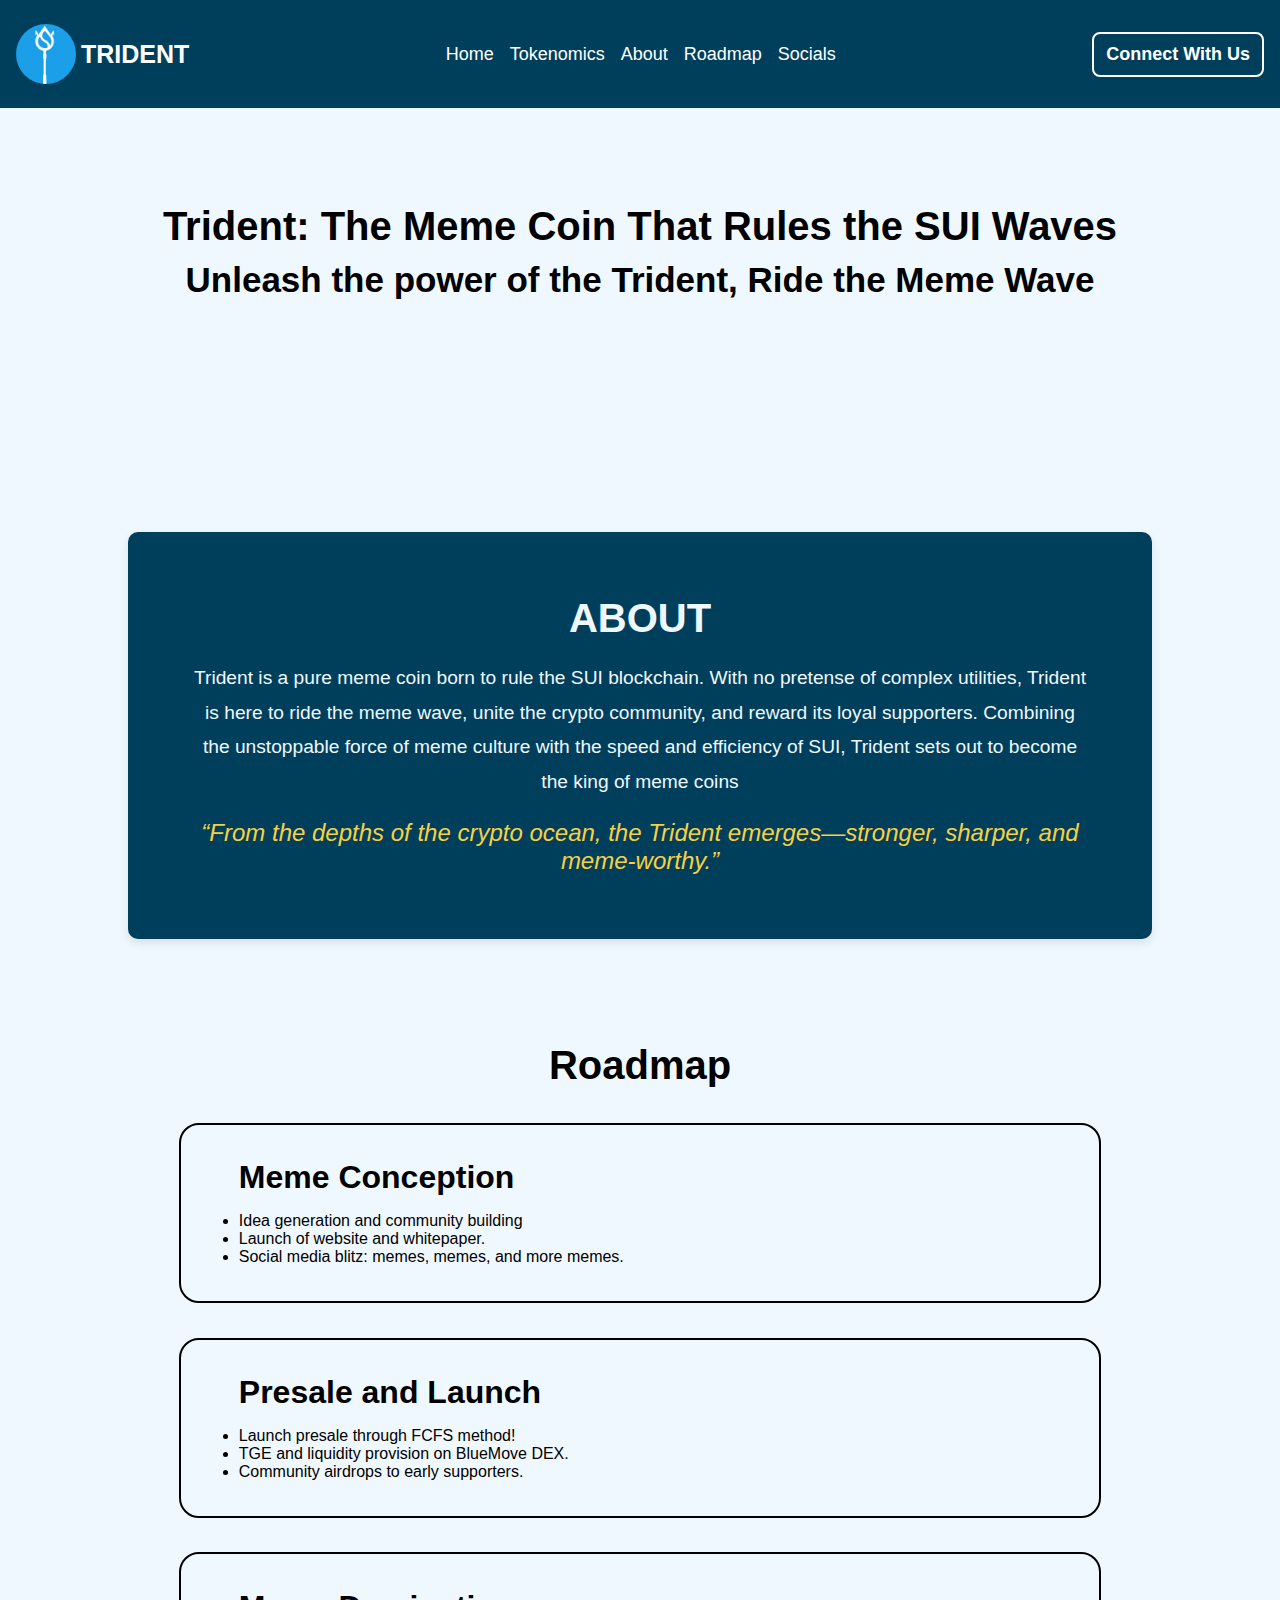
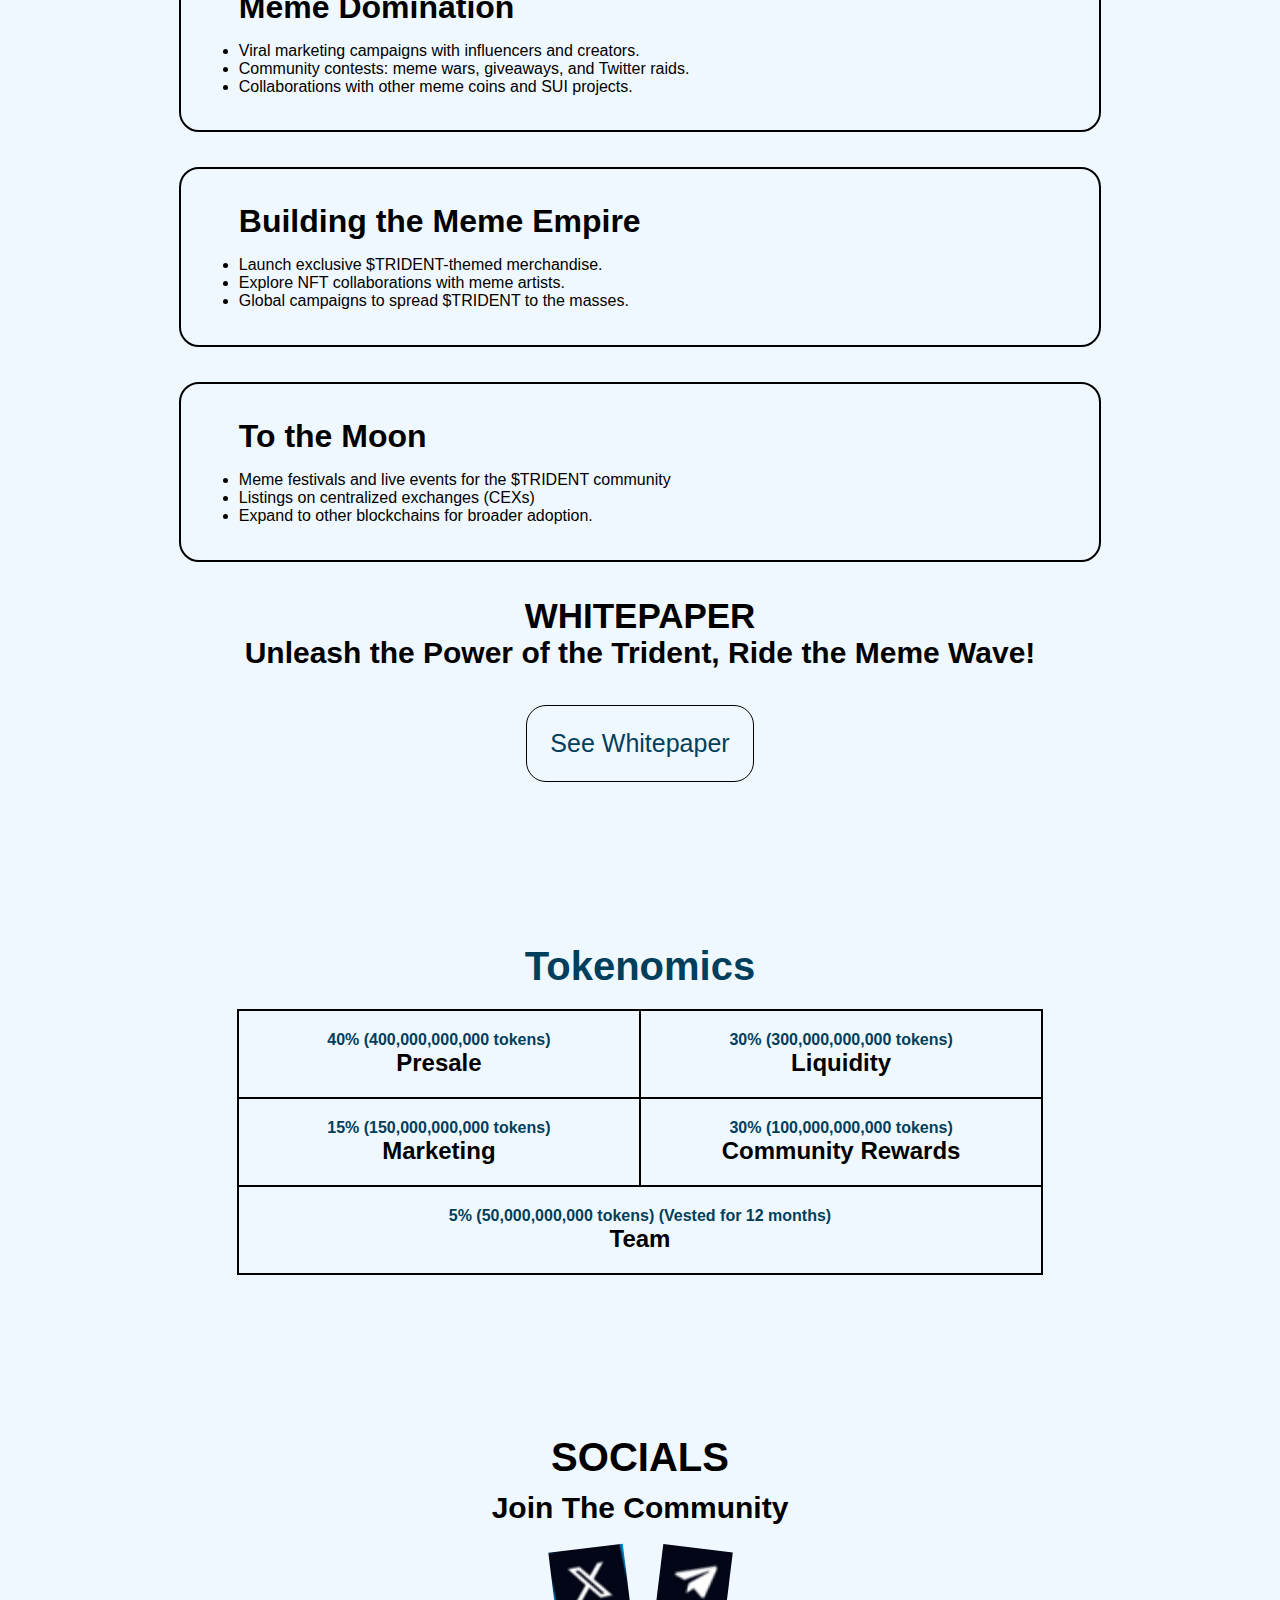
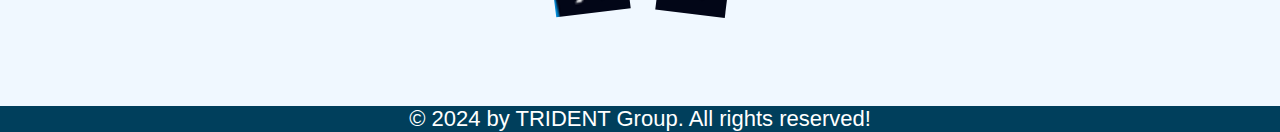
<file: index.html>
<!DOCTYPE html>
<html lang="en">
<head>
    <meta charset="UTF-8">
    <meta name="viewport" content="width=device-width, initial-scale=1.0">
    <title>TRIDENT</title>
    <link rel="stylesheet" href="index.css">
</head>
<body>
    <main>
        <header>
            <div class="logo">
              <img id="navimg" src="trident1.jpg" alt="logo" />
              <a href="/">TRIDENT</a>
            </div>
      
            <nav>
              <a href="#home">Home</a>
              <a href="#tokenomics">Tokenomics</a>
              <a href="#about">About</a>
              <a href="#roadmap">Roadmap</a>
              <a href="#socials">Socials</a>
            </nav>
            <a href="https://t.me/tridentsui">
              <div class="extra-nav">
                <button>Connect With Us</button>
              </div>
            </a>
          
      
            <div id="menu" class="hamburger-menu">
              <svg
                width="35px"
                height="35px"
                viewBox="0 0 24 24"
                fill="none"
                xmlns="http://www.w3.org/2000/svg"
              >
                <path
                  d="M4 18L20 18"
                  stroke="#ffffff"
                  stroke-width="2"
                  stroke-linecap="round"
                />
                <path
                  d="M4 12L20 12"
                  stroke="#ffffff"
                  stroke-width="2"
                  stroke-linecap="round"
                />
                <path
                  d="M4 6L20 6"
                  stroke="#ffffff"
                  stroke-width="2"
                  stroke-linecap="round"
                />
              </svg>
            </div>
      
            <!-- Mobile Nav -->
            <div id="nav-mobile" class="mobile-nav">
              <div id="close-mobile" class="close">
                <svg
                  width="800px"
                  height="800px"
                  viewBox="0 0 32 32"
                  xmlns="http://www.w3.org/2000/svg"
                >
                  <defs>
                    <style>
                      .cls-1 {
                        fill: none;
                        stroke: #ffffff;
                        stroke-linecap: round;
                        stroke-linejoin: round;
                        stroke-width: 2px;
                      }
                    </style>
                  </defs>
      
                  <title />
      
                  <g id="cross">
                    <line class="cls-1" x1="7" x2="25" y1="7" y2="25" />
      
                    <line class="cls-1" x1="7" x2="25" y1="25" y2="7" />
                  </g>
                </svg>
              </div>
              <ul>
                <li><a class="nav-link" href="#home">Home</a></li>
                <li><a class="nav-link" href="#tokenomics">Tokenomics</a></li>
                <li><a class="nav-link" href="#about">About</a></li>      
                <li><a class="nav-link" href="#roadmap">Roadmap</a></li>
                <li><a class="nav-link" href="#socials">Socials</a></li>
              </ul>
            </div>
          </header>
          <section id="home" class="home">
            <h1 class="home-text"> Trident: The Meme Coin That Rules the SUI Waves</h1>
            <h2 class="home-text2"> Unleash the power of the Trident, Ride the Meme Wave</h2>
            <!-- <img class="home-img" src="trident2.jpg" alt=""> -->
        </section>
        <section id="about" class="about">
          <h1>About</h1>
          <p>
              Trident is a pure meme coin born to rule the SUI blockchain. With no pretense of complex utilities, 
Trident is here to ride the meme wave, unite the crypto community, and reward its loyal supporters. 
Combining the unstoppable force of meme culture with the speed and efficiency of SUI, Trident sets 
out to become the king of meme coins
          </p>
          <i>“From the depths of the crypto ocean, the Trident emerges—stronger, sharper, and meme-worthy.”</i>
      </section>
        
        <section id="roadmap" class="roadmap">
            <h1 class="roadmap-header">Roadmap</h1>
            <div class="phase1">
                <h1>Meme Conception</h1>
                <ul>
                    <li>Idea generation and community building</li>
                    <li>Launch of website and whitepaper.</li>
                    <li>Social media blitz: memes, memes, and more memes.</li>       
                </ul>
            </div>
            <div class="phase2">
                <h1>Presale and Launch</h1>
                <ul>
                    <li>Launch presale through FCFS method!</li>
                    <li>TGE and liquidity provision on BlueMove DEX.</li>
                    <li>Community airdrops to early supporters.</li>       
                </ul>
            </div>
            <div class="phase3">
                <h1> Meme Domination </h1>
                <ul>
                    <li>Viral marketing campaigns with influencers and creators.</li>
                    <li>Community contests: meme wars, giveaways, and Twitter raids.</li>
                    <li>Collaborations with other meme coins and SUI projects.</li>       
                </ul>
            </div>
            <div class="phase4">
                <h1> Building the Meme Empire </h1>
                <ul>
                    <li>Launch exclusive $TRIDENT-themed merchandise.</li>
                    <li>Explore NFT collaborations with meme artists.</li>
                    <li>Global campaigns to spread $TRIDENT to the masses.</li>       
                </ul>
            </div>
            <div class="phase5">
                <h1>To the Moon</h1>
                <ul>
                    <li>Meme festivals and live events for the $TRIDENT community</li>
                    <li>Listings on centralized exchanges (CEXs)</li>
                    <li>Expand to other blockchains for broader adoption.</li>       
                </ul>
            </div>
            <div class="whitepaper">
                <h1>WHITEPAPER</h1>
                <h2>Unleash the Power of the Trident, Ride the Meme Wave!</h2>
              <a href="whitepaper.html">
                <div class="whitepaper-btn">See Whitepaper</div>
              </a>
        
            </div>
            <!-- <div class="whitepaper">
                <h1>What Makes Trident Unique?</h1>
                <ul>
                <li><b>Community-Driven</b>: The Trident army controls the wave. Governance polls and rewards 
                    ensure active community participation.</li>
                <li> <b>Marketing First, Always</b> Trident will break the internet with viral campaigns and meme 
                    partnerships.</li>
                    <li> <b>SUI-Powered</b>: Fast transactions, low fees, and an eco-friendly blockchain</li>
                    <li> <b>Pure Fun</b>: No pretensions, no over-complications—just memes, hype, and community 
                        rewards.</li>
                </ul>
                </div>
            <div class="whitepaper">
                <h1>Marketing Strategy
                </h1>
                <ul>
                <li><b>Memes as the Core</b>: Viral, relatable memes to dominate crypto social media.</li>
                <li> <b>Collaborations with Influencers</b> : Leverage influencers in the crypto, gaming, and humor 
                    niches.
                    </li>
                    <li> <b>Community-Driven Campaigns</b>: Empower the community to spread the word with 
                        rewards and incentives.</li>
                    <li> <b>NFT Merchandising</b>: Limited-edition NFTs featuring meme-worthy Trident designs.
                    </li>
                </ul>
                </div>
            <div class="whitepaper">
                <h1>Presale Details</h1>
                <ul>
                <li><b>Phase 1(first 20 presale participants)</b>:Early access to the $TRIDENT wave at the lowest 
                    price.
                    </li>
                <li> <b>Phase 2</b>: Second chance to get $TRIDENT before the full launch.</li>
                    <li> <b>Perks</b>: Exclusive airdrop NFTs for presale participants.
                        .</li>
                </ul>
                </div>
                <div class="conclusion">
                    <h1>Conclusion</h1>
                    <p>Trident isn’t just a coin; it’s a movement. Whether you’re in it for the memes, the community, or the 
                        moonshot, Trident is the wave you don’t want to miss.
                        </p>
                    <p>
                        Let me know if you’d like visuals for the presale campaign, a website mockup, or social media 
content tailored to Trident as a meme coin!
                    </p>
                </div> -->
        </section>
        <section id="tokenomics" class="tokenomics">
            <h1>Tokenomics</h1>
            <table>
                <tr>
                    <td>
                        <p class="percent">40% (400,000,000,000 tokens)</p>
                        <h2 class="table-text">Presale</h2>
                    </td>
                    <td>
                        <p class="percent">30% (300,000,000,000 tokens)</p>
                        <h2 class="table-text">Liquidity</h2>
                    </td>
                </tr>
                <tr>
                    <td>
                        <p class="percent">15% (150,000,000,000 tokens)</p>
                        <h2 class="table-text">Marketing</h2>
                    </td>
                    <td>
                        <p class="percent">30% (100,000,000,000 tokens)
                        </p>
                        <h2 class="table-text">Community Rewards</h2>
                    </td>
                </tr>
                <tr>
                    <td colspan="2">
                        <p class="percent">5%  (50,000,000,000 tokens) (Vested for 12 months) </p>
                        <h2 class="table-text">Team</h2>
                    </td>
                </tr>
            </table>
        </section>
       
        <section id="socials" class="socials">
          <div class="social-text">
              <h1>SOCIALS</h1>
              <h2>Join The Community</h2>
          </div>
          <div class="social-container">
             
              <a href="https://x.com/tridentsui">
                  <img class="social-x" src="git x.PNG" alt="">
              </a>
              <a href="https://t.me/tridentsui">
                  <img class="social-tg" src="git tg.PNG" alt="">
              </a>
          </div>
         
      </section>
      <footer>
          <p>© 2024 by TRIDENT Group. All rights reserved!</p>
      </footer>
    </main>
</body>
</html>
<script>

  const menu = document.getElementById("menu");
  const closeButton = document.getElementById("close-mobile");
  const nav = document.getElementById("nav-mobile");
  const navLink = document.querySelectorAll(".nav-link");
  
  menu.addEventListener("click", () => {
    nav.classList.add("show");
  });
  
  closeButton.addEventListener("click", () => {
    nav.classList.remove("show");
  });
  
  navLink.forEach((link) => {
    link.addEventListener("click", () => {
      nav.classList.remove("show");
    });
  });
  
     
  </script>
</file>
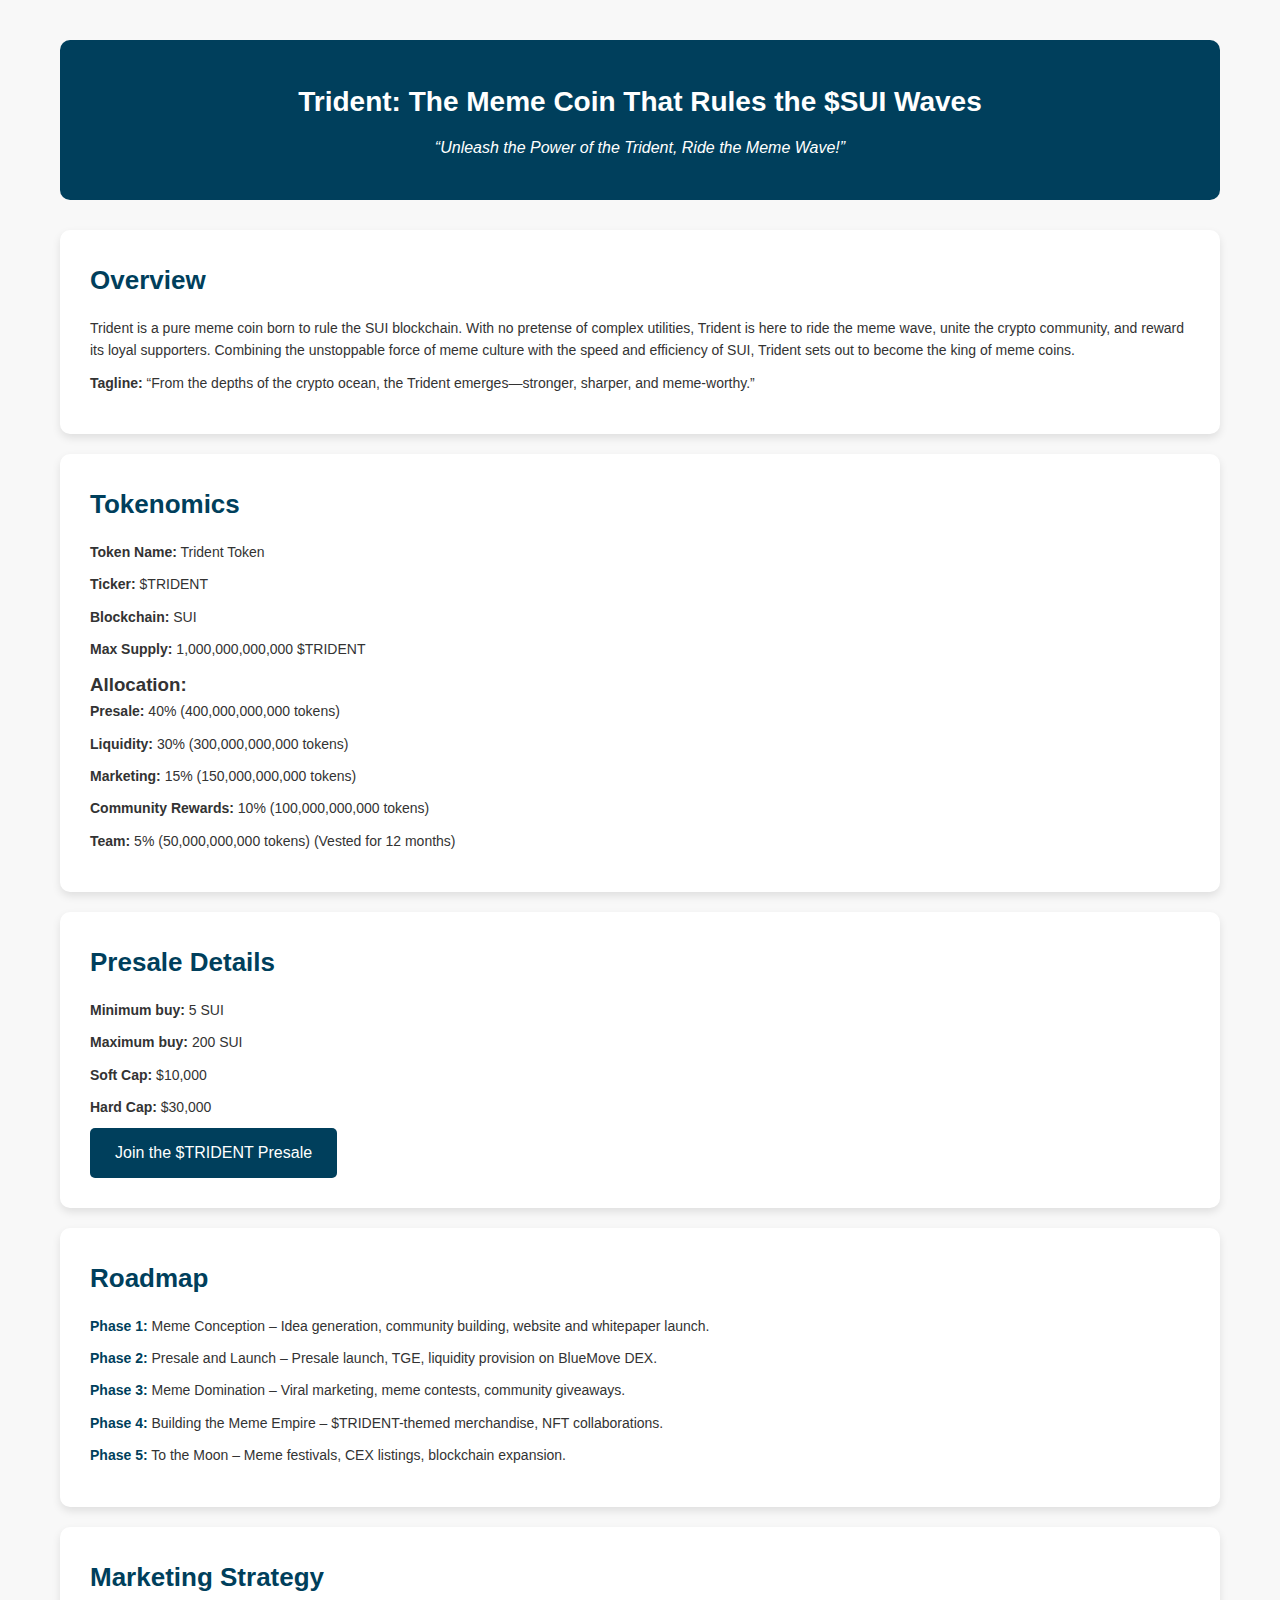
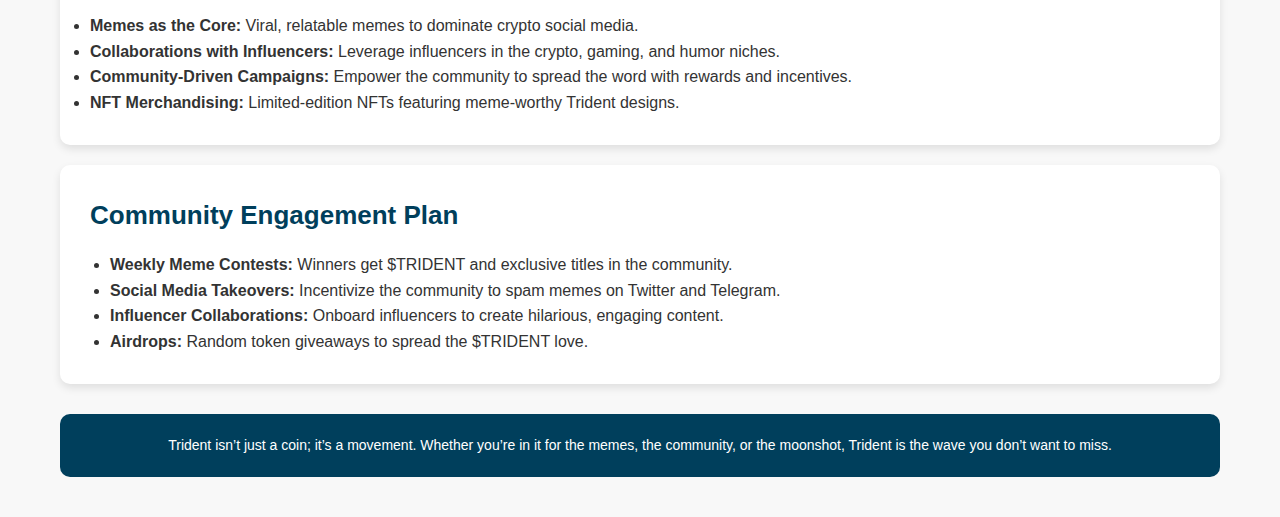
<file: whitepaper.html>
<!DOCTYPE html>
<html lang="en">
<head>
    <meta charset="UTF-8">
    <meta name="viewport" content="width=device-width, initial-scale=1.0">
    <title>Trident Meme Coin - $TRIDENT</title>
    <style>
        /* Reset default margin and padding */
        * {
            margin: 0;
            padding: 0;
            box-sizing: border-box;
        }

        /* Body and overall background */
        body {
            font-family: 'Arial', sans-serif;
            background-color: #f8f8f8;
            color: #333;
            line-height: 1.6;
            padding: 20px;
        }

        /* Wrapper for centering content */
        .container {
            max-width: 1200px;
            margin: 0 auto;
            padding: 20px;
        }

        /* Header Section */
        header {
            background-color: #003F5C;
            color: white;
            padding: 40px;
            text-align: center;
            border-radius: 10px;
            margin-bottom: 30px;
        }

        header h1 {
            font-size: 28px;
            margin-bottom: 10px;
        }

        header p {
            font-size: 16px;
            font-style: italic;
        }

        /* Overview Section */
        .overview, .tokenomics, .presale, .roadmap, .marketing, .community {
            background-color: #ffffff;
            padding: 30px;
            margin-bottom: 20px;
            border-radius: 10px;
            box-shadow: 0 4px 8px rgba(0, 0, 0, 0.1);
        }

        .overview h2, .tokenomics h2, .presale h2, .roadmap h2, .marketing h2, .community h2 {
            color: #003F5C;
            font-size: 26px;
            margin-bottom: 15px;
        }

        .overview p, .tokenomics p, .presale p, .roadmap p, .marketing p, .community p {
            font-size: 14px;
            margin-bottom: 10px;
        }

        .overview p strong, .tokenomics p strong {
            font-weight: bold;
        }

        /* Tokenomics section */
        .tokenomics ul, .roadmap ul {
            list-style-type: none;
            padding-left: 0;
            font-size: 14px;
        }

        .tokenomics li, .roadmap li {
            margin-bottom: 10px;
        }

        /* Presale Section */
        .presale .cta-button {
            display: inline-block;
            background-color: #003F5C;
            color: white;
            padding: 12px 25px;
            text-decoration: none;
            font-size: 16px;
            border-radius: 5px;
            transition: background-color 0.3s ease;
        }

        .presale .cta-button:hover {
            background-color: #003F5C;
        }

        /* Roadmap section (additional styling for phases) */
        .roadmap .phase {
            font-weight: bold;
            color: #003F5C;
        }

        /* Community Section */
        .community ul {
            list-style-type: disc;
            padding-left: 20px;
        }

        /* Footer Section */
        footer {
            background-color: #003F5C;
            color: white;
            text-align: center;
            padding: 20px;
            margin-top: 30px;
            border-radius: 10px;
        }

        footer p {
            font-size: 14px;
        }
    </style>
</head>
<body>
    <div class="container">
        <!-- Header Section -->
        <header>
            <h1>Trident: The Meme Coin That Rules the $SUI Waves</h1>
            <p>“Unleash the Power of the Trident, Ride the Meme Wave!”</p>
        </header>

        <!-- Overview Section -->
        <section class="overview">
            <h2>Overview</h2>
            <p>Trident is a pure meme coin born to rule the SUI blockchain. With no pretense of complex utilities, Trident is here to ride the meme wave, unite the crypto community, and reward its loyal supporters. Combining the unstoppable force of meme culture with the speed and efficiency of SUI, Trident sets out to become the king of meme coins.</p>
            <p><strong>Tagline:</strong> “From the depths of the crypto ocean, the Trident emerges—stronger, sharper, and meme-worthy.”</p>
        </section>

        <!-- Tokenomics Section -->
        <section class="tokenomics">
            <h2>Tokenomics</h2>
            <p><strong>Token Name:</strong> Trident Token</p>
            <p><strong>Ticker:</strong> $TRIDENT</p>
            <p><strong>Blockchain:</strong> SUI</p>
            <p><strong>Max Supply:</strong> 1,000,000,000,000 $TRIDENT</p>
            <h3>Allocation:</h3>
            <ul>
                <li><strong>Presale:</strong> 40% (400,000,000,000 tokens)</li>
                <li><strong>Liquidity:</strong> 30% (300,000,000,000 tokens)</li>
                <li><strong>Marketing:</strong> 15% (150,000,000,000 tokens)</li>
                <li><strong>Community Rewards:</strong> 10% (100,000,000,000 tokens)</li>
                <li><strong>Team:</strong> 5% (50,000,000,000 tokens) (Vested for 12 months)</li>
            </ul>
        </section>

        <!-- Presale Section -->
        <section class="presale">
            <h2>Presale Details</h2>
            <p><strong>Minimum buy:</strong> 5 SUI</p>
            <p><strong>Maximum buy:</strong> 200 SUI</p>
            <p><strong>Soft Cap:</strong> $10,000</p>
            <p><strong>Hard Cap:</strong> $30,000</p>
            <a href="https://t.me/tridentsui" class="cta-button">Join the $TRIDENT Presale</a>
        </section>

        <!-- Roadmap Section -->
        <section class="roadmap">
            <h2>Roadmap</h2>
            <ul>
                <li><span class="phase">Phase 1:</span> Meme Conception – Idea generation, community building, website and whitepaper launch.</li>
                <li><span class="phase">Phase 2:</span> Presale and Launch – Presale launch, TGE, liquidity provision on BlueMove DEX.</li>
                <li><span class="phase">Phase 3:</span> Meme Domination – Viral marketing, meme contests, community giveaways.</li>
                <li><span class="phase">Phase 4:</span> Building the Meme Empire – $TRIDENT-themed merchandise, NFT collaborations.</li>
                <li><span class="phase">Phase 5:</span> To the Moon – Meme festivals, CEX listings, blockchain expansion.</li>
            </ul>
        </section>

        <!-- Marketing Section -->
        <section class="marketing">
            <h2>Marketing Strategy</h2>
            <ul>
                <li><strong>Memes as the Core:</strong> Viral, relatable memes to dominate crypto social media.</li>
                <li><strong>Collaborations with Influencers:</strong> Leverage influencers in the crypto, gaming, and humor niches.</li>
                <li><strong>Community-Driven Campaigns:</strong> Empower the community to spread the word with rewards and incentives.</li>
                <li><strong>NFT Merchandising:</strong> Limited-edition NFTs featuring meme-worthy Trident designs.</li>
            </ul>
        </section>

        <!-- Community Engagement Section -->
        <section class="community">
            <h2>Community Engagement Plan</h2>
            <ul>
                <li><strong>Weekly Meme Contests:</strong> Winners get $TRIDENT and exclusive titles in the community.</li>
                <li><strong>Social Media Takeovers:</strong> Incentivize the community to spam memes on Twitter and Telegram.</li>
                <li><strong>Influencer Collaborations:</strong> Onboard influencers to create hilarious, engaging content.</li>
                <li><strong>Airdrops:</strong> Random token giveaways to spread the $TRIDENT love.</li>
            </ul>
        </section>

        <!-- Footer Section -->
        <footer>
            <p>Trident isn’t just a coin; it’s a movement. Whether you’re in it for the memes, the community, or the moonshot, Trident is the wave you don’t want to miss.</p>
        </footer>
    </div>
</body>
</html>
</file>
<file: index.css>
*{
    padding: 0;
    margin: 0;
    box-sizing: border-box;
    /* font-family: 'Arial', sans-serif; */
    font-family: 'Lucida Sans', 'Lucida Sans Regular', 'Lucida Grande', 'Lucida Sans Unicode', Geneva, Verdana, sans-serif;
}
#navimg{
    width: 60px;
    border-radius: 100%;
}
body{
    background-color: #F0F8FF;
}
header {
    background-color: #003F5C;
    height: 12vh;
    position: fixed;
    top: 0;
    left: 0;
    right: 0;
    display: flex;
    justify-content: space-between;
    align-items: center;
    padding: 0 16px;
    z-index: 1000;
}

header .logo {
    display: flex;
    justify-content: space-between;
    gap: 5px;
    align-items: center;
}

header .logo img {
    height: 100%;
    width: 75px;
}

header .logo a {
    color: #fff;
    text-decoration: none;
    font-weight: bold;
    font-size: 25px;
}

header nav {
    display: flex;
    align-items: center;
    gap: 16px;
}

header nav a {
    color: #fff;
    text-decoration: none;
    font-weight: 500;
    font-size: 18px;
    transition: 0.3s linear;
}

header nav a:hover {
    color: gray;
}

header .extra-nav {
    display: flex;
    align-items: center;
}

header .extra-nav button {
    cursor: pointer;
    background: transparent;
    border: 2px solid #fff;
    border-radius: 8px;
    color: #fff;
    font-weight: 600;
    font-size: 18px;
    padding: 10px 12px;
    transition: 0.3s linear;
}

header .extra-nav button:hover {
    background: #fff;
    color: #265d66;
}

header .hamburger-menu {
    cursor: pointer;
    display: none;
}

header .mobile-nav {
    display: none;
    position: fixed;
    top: 0;
    left: 0;
    width: 100%;
    height: 100vh;
    background-color: #265d66;
    color: white;
    transform: translateY(-100%);
    transition: all 0.3s ease-in-out;
    z-index: 1001;
}

header .mobile-nav.show {
    transform: translateY(0);
}

header .mobile-nav ul {
    display: flex;
    flex-direction: column;
    align-items: center;
    gap: 16px;
    padding-top: 100px;
    width: 100%;
}

header .mobile-nav ul li {
    width: 100%;
    text-align: center;
}

header .mobile-nav ul li a {
    color: #fff;
    font-size: 25px;
    text-decoration: none;
    padding: 12px;
    text-align: center;
    width: 100%;
}

header .mobile-nav .close {
    position: absolute;
    top: 16px;
    right: 16px;
    cursor: pointer;
}


/* home */
.home{
    padding: 15% 5%;
}
.home-text{
    font-size: 40px;
    color: black;
    text-align: center;
    margin-top: 1%;
    margin-bottom: 1%;
}
.home-text2{
    font-size: 35px;
    color: black;
    text-align: center;
}
.home-img{
    width: 85%;
    margin: 0% 7.5%;
    border-radius: 20px;
    margin-bottom: 0;
}




/* Tokenomics */
.tokenomics{
    padding: 5%;
}
.tokenomics h1{
    font-size: 40px;
    text-align: center;
    color: #003F5C;
}
table{
    width: 70%;
    border-collapse: collapse;
    margin: 20px auto;
    text-align: center;
    table-layout: fixed;
}
.percent{
    color: #003F5C;
    font-weight: bold;
}
td{
    border:  2px solid black;
    padding: 20px;
}
.spanning-cell{
    column-span: 2;
}



/* About */
#about {
    background-color: #003F5C; /* Deep ocean color */
    color: #F0F8FF; /* White text for contrast */
    padding: 5%;
    text-align: center;
    font-family: Arial, Helvetica, sans-serif;
    border-radius: 10px;
    box-shadow: 0 4px 10px rgba(0, 0, 0, 0.1);
    margin: 40px auto;
    width: 80%; /* Limiting width for readability */
}

#about h1 {
    font-size: 2.5rem;
    margin-bottom: 20px;
    text-transform: uppercase;
    font-weight: bold;
}

#about p {
    font-size: 1.2rem;
    margin-bottom: 20px;
    line-height: 1.8;
}

#about i {
    font-style: italic;
    font-size: 1.5rem;
    color: #f8d040; /* Gold color for the quote */
    display: block;
    margin-top: 20px;
}



/* ROADMAP*/
.roadmap{
    padding: 5%;
      font-family: Arial, Helvetica, sans-serif;
}
.roadmap-header{
    font-size: 40px;
    text-align: center;
}
.phase1{
    width: 80%;
    margin: 3% auto;
    border: 2px solid black;
    padding: 3% 5%;
    background-color: #F0F8FF;
    /* box-shadow: 0 4px 8px #003F5C(0, 0, 0, 0.1); */
    border-radius: 20px;
}
.phase1 h1{
    padding-bottom: 2%;
}
.phase2{
    width: 80%;
    margin: 3% auto;
    border: 2px solid black;
    padding: 3% 5%;
    border-radius: 20px;
}
.phase2 h1{
    padding-bottom: 2%;
}
.phase3{
    width: 80%;
    margin: 3% auto;
    border: 2px solid black;
    padding: 3% 5%;
    border-radius: 20px;
}
.phase3 h1{
    padding-bottom: 2%;
}
.phase4{
    width: 80%;
    margin: 3% auto;
    border: 2px solid black;
    padding: 3% 5%;
    border-radius: 20px;
}
.phase4 h1{
    padding-bottom: 2%;
}
.phase5{
    width: 80%;
    margin: 3% auto;
    border: 2px solid black;
    padding: 3% 5%;
    border-radius: 20px;
}
.phase5 h1{
    padding-bottom: 2%;
}





/* whitepaper */
.whitepaper h1{
    font-size: 35px;
    text-align: center;
}
.whitepaper h2{
    font-size: 30px;
    text-align: center;
}
.whitepaper-btn{
    width: fit-content;
    display: flex;
    border-radius: 20px;
    margin: 3% auto;
    text-align: center;
    padding: 2%;
    font-size: 25px;
    border:  1px solid black;
}
.whitepaper-btn:hover{
    color: #F0F8FF;
    background-color: #003F5C;
    border: #003F5C;
}


/*  */
.socials{
    padding: 5%;
}
.social-container{
    display: flex;
    gap: 2em;
    width: fit-content;
    margin: 2% auto;
}
.social-text h1{
    font-size: 40px;
    text-align: center;
    margin-top: 1%;
}
.social-text h2{
    text-align: center;
    font-size: 30px;
    margin-top: 1%;
}
.social-x{
    width: 75px;
    transform: rotate(-7deg);
    /* margin: 10px 5px; */
}
.social-tg{
    width: 70px;
    transform: rotate(7deg);
    /* margin: 10px 5px; */
}
footer{
    background-color: #003F5C;
    color: white;
    /* height: 10%; */
}
footer p{
    font-size: 22px;
    /* margin-top: auto; */
    text-align: center;
}
a{
    text-decoration: none;
    color: #003F5C;
}











@media (max-width: 1024px) {
    header nav,
  header .extra-nav {
    display: none;
  }

  header .hamburger-menu {
    display: block;
  }

  header .mobile-nav {
    position: absolute;
    display: flex;
    flex-direction: column;
    justify-content: center;
    align-items: center;
    top: 0;
    left: 0;
    right: 0;
    transform: translateY(-100%);
    height: 100vh;
    background-color: #003F5C;
    color: white;
    z-index: 999;
    transition: all 0.2s linear;
  }

  header .mobile-nav.show {
    transform: translateY(0);
    transition: all 0.2s linear;
  }

  header .mobile-nav .close {
    position: absolute;
    top: 24px;
    right: 16px;
    display: flex;
    justify-content: end;
    width: 100%;
  }

  header .mobile-nav .close svg {
    cursor: pointer;
    width: 35px;
    height: 35px;
  }

  header .mobile-nav ul {
    display: flex;
    flex-direction: column;
    justify-content: center;
    align-items: center;
    gap: 8px;
    width: 100%;
  }

  header .mobile-nav ul li {
    cursor: pointer;
    position: relative;
    list-style: none;

  }

  header .mobile-nav ul li a {
    color: #fff;
    text-decoration: none;
    font-weight: 500;
    font-size: 36px;
    transition: 0.3s linear;
  }

  header .mobile-nav ul li .nav-link::after {
    content: "";
    display: block;
    border-bottom: 1px solid #fff;
    width: 0%;
    transition: 0.3s linear;
  }

  header .mobile-nav ul li:hover .nav-link::after {
    width: 100%;
    transition: 0.3s linear;
  }



  .home-text{
    font-size: 28px;
  }
  .home-text2{
    font-size: 23px;
  }
  .whitepaper h1{
    font-size: 28px;
  }
  .whitepaper h2{
    font-size: 23px;
  }
  .whitepaper-btn{
      
    font-size: 25px;
  }
  .social-text h1{
    font-size: 23px;
  }
  .social-text h2{
    font-size: 21px;
  }
}
@media (max-width:768px) {
    .home-img{
        margin-top: 5%;
    }
    table{
        width: 90%;
    }
}
@media (max-width: 576px) {
    .contract-address h1{
        font-size: 27px;
    }
    .about p{
        font-size: 20px;
    }
    .roadmap h1{
        font-size: 30px;
    }
    .phases h1{
        font-size: 25px;
    }
    .social-text h1{
        font-size: 30px;
    }
    .social-text h2{
        font-size: 25px;
    }
    .social-x{
        width: 55px;
    }
    .social-tg{
        width: 50px;
    }
    footer p{
        font-size: 20px;
    }
    .home{
        padding-top: 25%;
    }
    .phase1{
        padding-left: 8%;
        /* width: 80%; */
    }
    .phase1 h1{
        font-size: 25px;
    }
    .phase2{
        padding-left: 8%;
    }
    .phase2 h1{
        font-size: 25px;
    }
    .phase3{
        padding-left: 8%;
    }
    .phase3 h1{
        font-size: 25px;
    }
    .phase4{
        padding-left: 8%;
    }
    .phase4 h1{
        font-size: 25px;
    }
    .phase5{
        padding-left: 8%;
    }
    .phase5 h1{
        font-size: 25px;
    }
}

@media (max-width: 430px) {
    header .logo a {
        font-size: 22px;
    }
    .about h1{
        font-size: 18px;
    }
    .about p{
        font-size: 12px;
    }
    .about i{
        font-size: 8px;
    }
    .tokenomics h1{
        font-size: 28px;
    }
    .token1{
        font-size: 22px;
    }
    .roadmap h1{
        font-size: 27px;
    }
    .phases h1{
        font-size: 22px;
    }
    .phases p{
        font-size: 18px;
    }
    .social-text h1{
        font-size: 22px;
    }
    .social-text p{
        font-size: 22px;
    }
    .home{
        padding-top: 32%;
    }
    .home-text{
        font-size: 20px;
    }
    .home-text2{
        font-size: 18px;
    }
    .percent{
        font-size: 13px;
    }
    .table-text{
        font-size: 17px;
    }
    .phase1{
        margin-top: 5%;
    }
    .phase2 h1{
        font-size: 22px;
    }
    .phase3 h1{
        font-size: 22px;
    }
    .phase14 h1{
        font-size: 22px;
    }
    .phase5 h1{
        font-size: 22px;
    }
    .phase2{
        margin-top: 5%;
    }
    .phase3{
        margin-top: 5%;
    }
    .phase4{
        margin-top: 5%;
    }
    .phase5{
        margin-top: 5%;
    }
    .whitepaper h1{
        font-size: 20px;
    }
    .whitepaper h2{
        font-size: 16px;
    }
    .whitepaper-btn{
        font-size: 18px;
    }
    .social-text h1{
        font-size: 20px;
    }
    .social-text h2{
        font-size: 16px;
    }
    footer p{
        font-size: 18px;
    }
}
</file>
